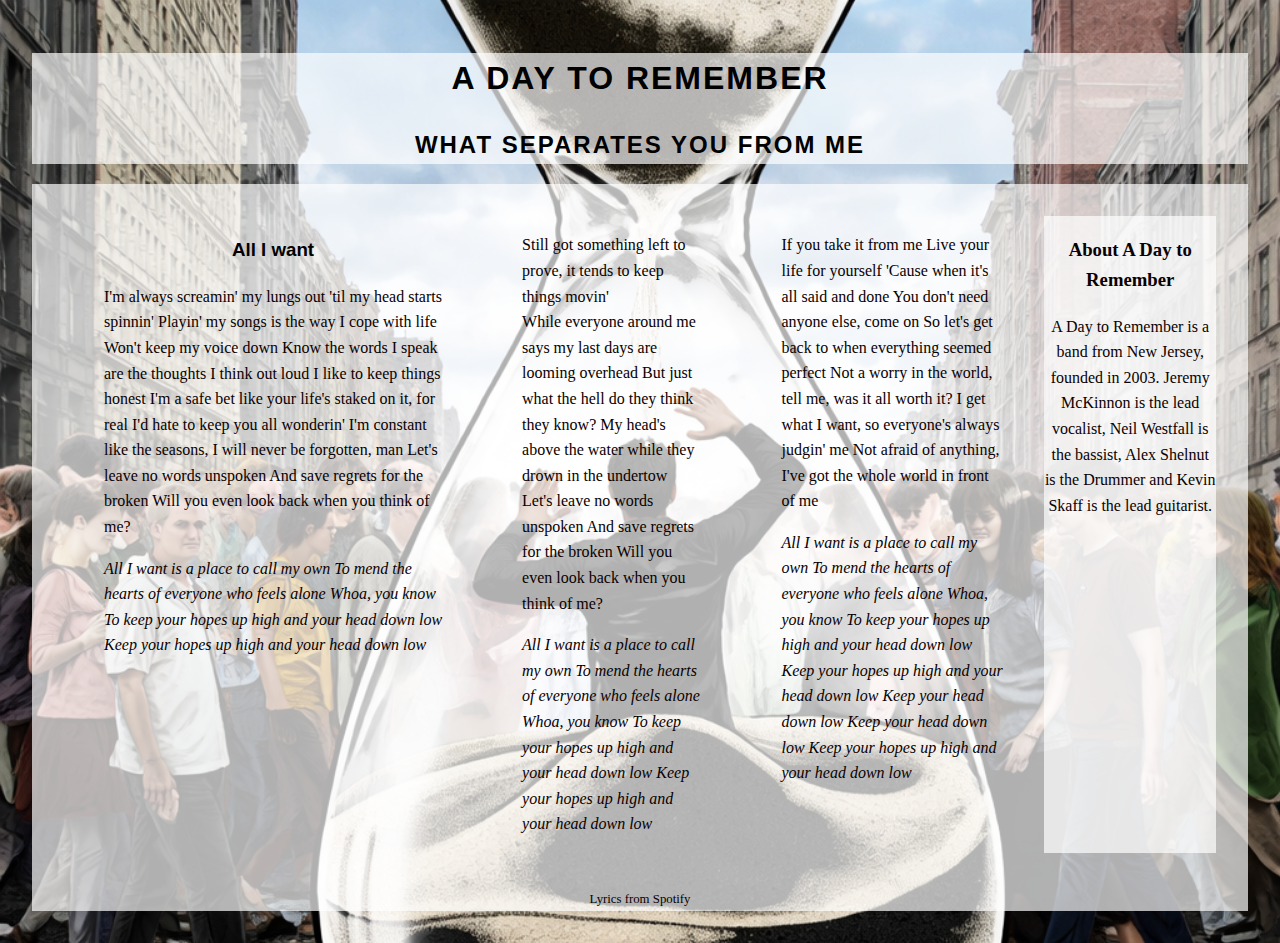
<file: Assignment-1/index.html>
<!DOCTYPE HTML>
<html lang="en">
    <head>
    <meta charset="UTF-8">
    <title>A Day to Remember Album Cover</title>
    <meta name="viewport" content="width=device-width, initial-scale=1">
    <link href="css/normalize.css" rel="stylesheet">
    <link href="css/styles.css" rel="stylesheet">
    </head>
    <body>
        <header>
            <h1>A Day to Remember</h1>
            <h2>What Separates You From Me</h2>
        </header>
    
    <main>
        <section>
            <h3>All I want</h3>
            <blockquote>
            <p>I'm always screamin' my lungs out 'til my head starts spinnin'
            Playin' my songs is the way I cope with life
            Won't keep my voice down
            Know the words I speak are the thoughts I think out loud
            I like to keep things honest
            I'm a safe bet like your life's staked on it, for real
            I'd hate to keep you all wonderin'
            I'm constant like the seasons, I will never be forgotten, man
            Let's leave no words unspoken
            And save regrets for the broken
            Will you even look back when you think of me?<br></p>
            <p><em> All I want is a place to call my own
            To mend the hearts of everyone who feels alone
            Whoa, you know
            To keep your hopes up high and your head down low
            Keep your hopes up high and your head down low
            </em></p>
            </blockquote>
        </section>
        <section>
            <blockquote>
           <p>Still got something left to prove, it tends to keep things movin'<br>
            While everyone around me says my last days are looming overhead
            But just what the hell do they think they know?
            My head's above the water while they drown in the undertow
            Let's leave no words unspoken
            And save regrets for the broken
            Will you even look back when you think of me?
            </p> 
            <p><em> All I want is a place to call my own
            To mend the hearts of everyone who feels alone
            Whoa, you know
            To keep your hopes up high and your head down low
            Keep your hopes up high and your head down low
        </em></p>
            </blockquote>
        </section>
        <section>
            <blockquote>
            <p>If you take it from me
            Live your life for yourself
            'Cause when it's all said and done
            You don't need anyone else, come on
            So let's get back to when everything seemed perfect
            Not a worry in the world, tell me, was it all worth it?
            I get what I want, so everyone's always judgin' me
            Not afraid of anything, I've got the whole world in front of me
            </p>
            <p><em> All I want is a place to call my own
            To mend the hearts of everyone who feels alone
            Whoa, you know
            To keep your hopes up high and your head down low
            Keep your hopes up high and your head down low
            Keep your head down low
            Keep your head down low
            Keep your hopes up high and your head down low
            </em></p>
            </blockquote>
        </section>
        <aside>
         <h3>About A Day to Remember</h3>
        <p>A Day to Remember is a band from New Jersey, founded in 2003. Jeremy McKinnon is the lead vocalist, Neil Westfall is the bassist, Alex Shelnut is the Drummer and Kevin Skaff is the lead guitarist.</p>
        </aside>
    </main>
    
    <footer>
     <small>Lyrics from <a href ="https://open.spotify.com/track/4JsDHMv5PVO8N07DbDq33r"></a> Spotify</a></small>
    </footer>
</body>
</html>
</file>
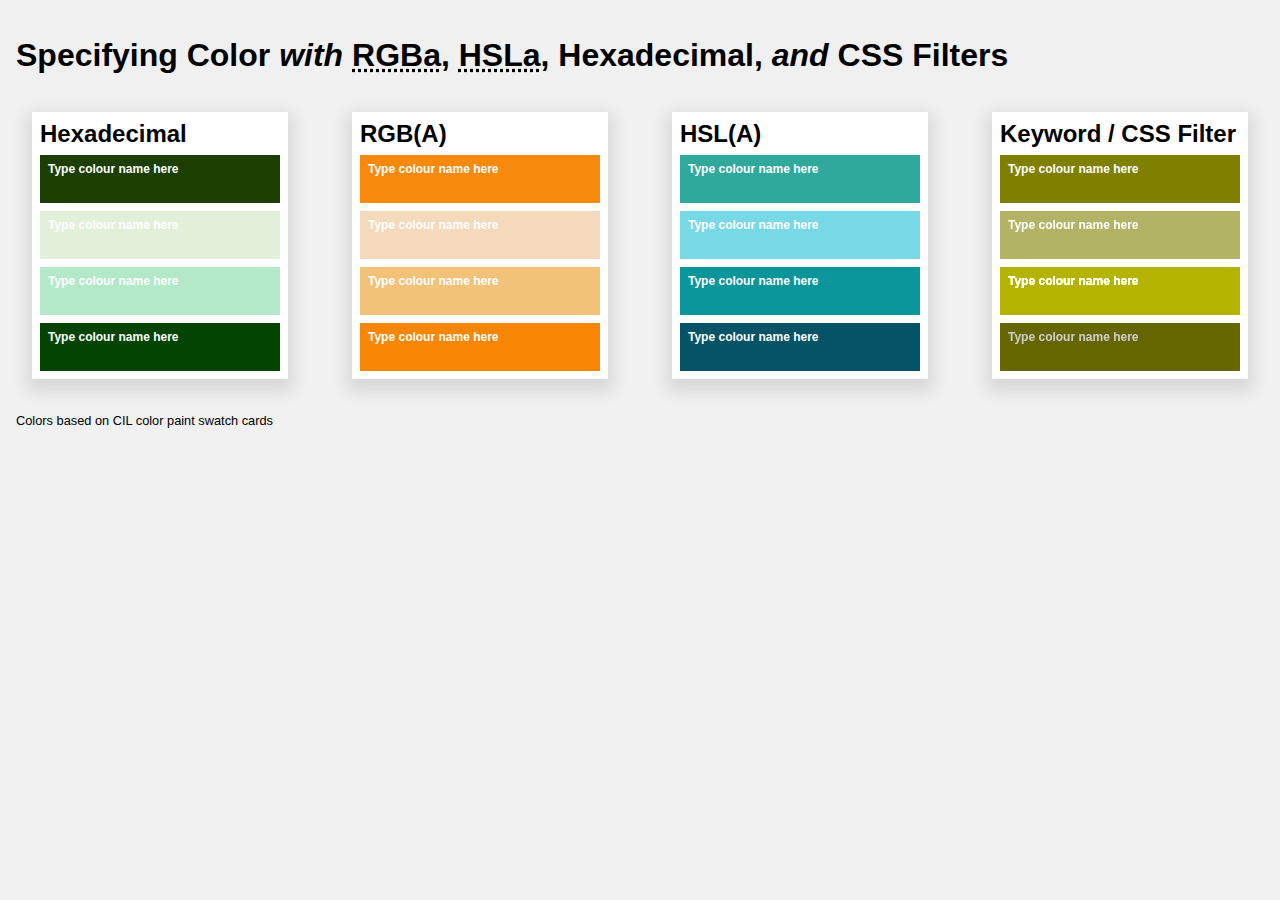
<file: lab-2/index.html>
<!DOCTYPE HTML>
<html>
<head>
	<meta charset="UTF-8">
	<title>Specifying Color with RGBa, HSLa, Hexadecimal, and CSS Filters</title>
	<link href="css/normalize.css" rel="stylesheet">
	<link href="css/base.css" rel="stylesheet">
	<style>
/* STEP 1: Using the color picker utility at
https://developer.mozilla.org/en-US/docs/Web/CSS/CSS_Colors/Color_picker_tool,
set each color in hexadecimal format
to match as closely as you can with the colors
on the FIRST paint swatch card provided.
-------------------------------------------------- */
	#hex div:nth-of-type(1) {
		background-color: #1c3e01;
	}
	#hex div:nth-of-type(2) {
		background-color: #dcedd0cf;
	}
	#hex div:nth-of-type(3) {
		background-color: #a6e4bfd9;
	}
	#hex div:nth-of-type(4) {
		background-color: #034403;
	}
/* STEP 2: Set each color in rgba format
to match as closely as you can with the colors
on the SECOND paint swatch card provided.
-------------------------------------------------- */
	#rgba div:nth-of-type(1) {
		background-color: rgb(247, 137, 12);
	}
	/* ...and so on... */
	#rgba div:nth-of-type(2){
		background-color: rgb(244, 217, 186);

	}

	#rgba div:nth-of-type(3){
	background-color: rgb(243, 194, 121);

	}

	#rgba div:nth-of-type(4){
	background-color: rgb(247, 134, 4);

	}

/* STEP 3: Set each color in hsla format
to match as closely as you can with the colors
on the THIRD paint swatch card provided.
-------------------------------------------------- */
	#hsla div:nth-of-type(1) {
		background-color: hsla(173, 74%, 36%, 0.901);
	}
		#hsla div:nth-of-type(2) {
		background-color: hsl(188, 69%, 69%);
	}
		#hsla div:nth-of-type(3) {
		background-color: hsl(182, 89%, 32%);
	}
		#hsla div:nth-of-type(4) {
		background-color: hsl(192, 91%, 21%);
	}
	
	/* ...and so on... */

	/* STEP 4: Set each color using a CSS color keywords
(https://developer.mozilla.org/en-US/docs/Web/CSS/color_value)
that matches each color as closely as possible, then
apply one or more CSS filters to see if you can
produce an exact rendition of the swatch colors on the FOURTH card provided.
(https://developer.mozilla.org/en-US/docs/Web/CSS/filter).
-------------------------------------------------- */
	#keyword div:nth-of-type(1) {
		background-color: olive;
	}
	#keyword div:nth-of-type(2) {
		background-color: olive;
		/* filter:brightness(160%); */
		filter:opacity(0.6)
	}
	#keyword div:nth-of-type(3) {
		background-color: olive;
		filter:brightness(140%);
	}
	#keyword div:nth-of-type(4) {
		background-color: olive;
		filter:brightness(80%);
	}
	/* ...and so on... */

	/* STEP 5: Describe one or more things that you can do to ensure that the colour rendering on your screen is exactly the same (or as close as possible) to the colours on your paint chip cards. If possible, attempt to do one or more of these things and describe what you did and what you found out. Maybe a screenshot, too if it might help. */

	/*We did alot of comparing with the swatch to the screen, we both double checked the colors that we chose and we used the box in vscode to find the colors that we were looking for. Opacity and brightness really helped on our filter.*/
</style>
</head>

<body>
	<header>
		<h1>Specifying Color <em>with</em> <abbr title="Red, Green, Blue, Alpha">RGBa</abbr>, <abbr title="Hue, Saturation, Luminousity, Alpha">HSLa</abbr>, Hexadecimal, <em>and</em> CSS Filters</h1>
	</header>
	<main>
		<section id="hex">
			<h2>Hexadecimal</h2>
			<div>
				<h3>Type colour name here</h3>
			</div>
			<div>
				<h3>Type colour name here</h3>
			</div>
			<div>
				<h3>Type colour name here</h3>
			</div>
			<div>
				<h3>Type colour name here</h3>
			</div>
		</section>
		<section id="rgba">
			<h2>RGB(A)</h2>
			<div>
				<h3>Type colour name here</h3>
			</div>
			<div>
				<h3>Type colour name here</h3>
			</div>
			<div>
				<h3>Type colour name here</h3>
			</div>
			<div>
				<h3>Type colour name here</h3>
			</div>
		</section>
		<section id="hsla">
			<h2>HSL(A)</h2>
			<div>
				<h3>Type colour name here</h3>
			</div>
			<div>
				<h3>Type colour name here</h3>
			</div>
			<div>
				<h3>Type colour name here</h3>
			</div>
			<div>
				<h3>Type colour name here</h3>
			</div>
		</section>
		<section id="keyword">
			<h2>Keyword / CSS Filter</h2>
			<div>
				<h3>Type colour name here</h3>
			</div>
			<div>
				<h3>Type colour name here</h3>
			</div>
			<div>
				<h3>Type colour name here</h3>
			</div>
			<div>
				<h3>Type colour name here</h3>
			</div>
		</section>
	</main>
	<footer>
		<p><small>Colors based on CIL color paint swatch cards</small></p>
	</footer>
</body>
</html>
</file>
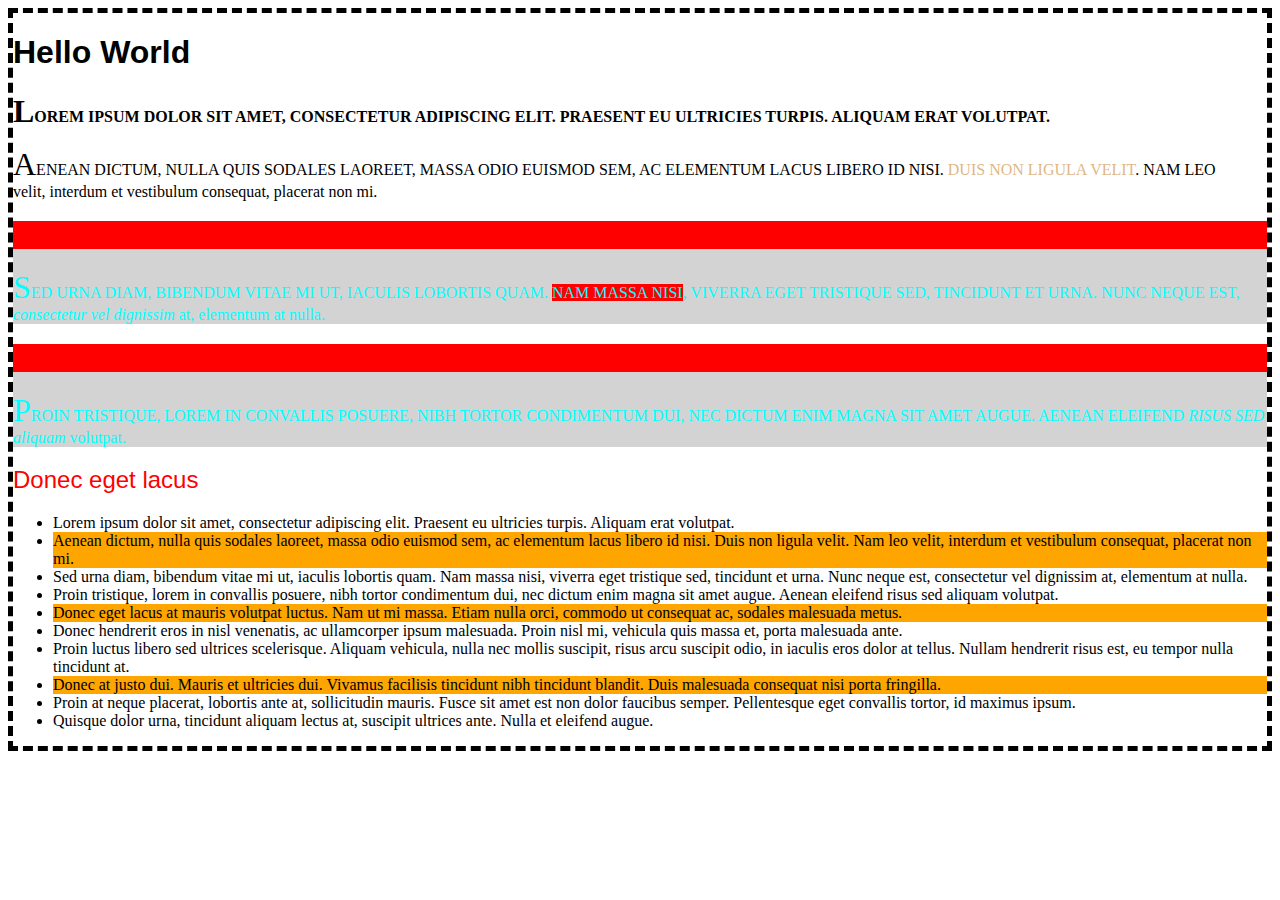
<file: lesson-1/index.html>
<!DOCTYPE html>
<html lang="en">
<head>
	<meta charset="UTF-8" />
	<title>Lesson 1 - COMP1054 User Interface Design Using CSS</title>
	<link rel="stylesheet" href="css/styles.css" />
</head>
<body>

<article class="about">
	<h1>Hello World</h1> 

	<p>Lorem ipsum dolor sit amet, consectetur adipiscing elit. Praesent eu ultricies turpis. Aliquam erat volutpat.</p>
	<p>Aenean dictum, nulla quis sodales laoreet, massa odio euismod sem, ac elementum lacus libero id nisi. <a href="https://lipsum.com/" rel="external">Duis non ligula velit</a>. Nam leo velit, interdum et vestibulum consequat, placerat non mi.</p>
 
	<section class="project">
		<h2 lang="es">Sed urna diam</h2>
		<p>Sed urna diam, bibendum vitae mi ut, iaculis lobortis quam. <span lang="es">Nam massa nisi</span>, viverra eget tristique sed, tincidunt et urna. Nunc neque est, <em>consectetur vel dignissim</em> at, elementum at nulla.</p>
	</section>

	<section class="project">
		<h2 lang="es">Proin tristique</h2>
		<p>Proin tristique, lorem in convallis posuere, nibh tortor condimentum dui, nec dictum enim magna sit amet augue. Aenean eleifend <em>risus sed aliquam</em> volutpat.</p>
	</section>
    <aside>
        <h2>Donec eget lacus</h2>
        <ul>
            <li>Lorem ipsum dolor sit amet, consectetur adipiscing elit. Praesent eu ultricies turpis. Aliquam erat volutpat.</li>
            <li>Aenean dictum, nulla quis sodales laoreet, massa odio euismod sem, ac elementum lacus libero id nisi. Duis non ligula velit. Nam leo velit, interdum et vestibulum consequat, placerat non mi.</li>
            <li>Sed urna diam, bibendum vitae mi ut, iaculis lobortis quam. Nam massa nisi, viverra eget tristique sed, tincidunt et urna. Nunc neque est, consectetur vel dignissim at, elementum at nulla.</li>
            <li>Proin tristique, lorem in convallis posuere, nibh tortor condimentum dui, nec dictum enim magna sit amet augue. Aenean eleifend risus sed aliquam volutpat.</li>
            <li>Donec eget lacus at mauris volutpat luctus. Nam ut mi massa. Etiam nulla orci, commodo ut consequat ac, sodales malesuada metus.</li>
            <li>Donec hendrerit eros in nisl venenatis, ac ullamcorper ipsum malesuada. Proin nisl mi, vehicula quis massa et, porta malesuada ante.</li>
            <li>Proin luctus libero sed ultrices scelerisque. Aliquam vehicula, nulla nec mollis suscipit, risus arcu suscipit odio, in iaculis eros dolor at tellus. Nullam hendrerit risus est, eu tempor nulla tincidunt at.</li>
            <li>Donec at justo dui. Mauris et ultricies dui. Vivamus facilisis tincidunt nibh tincidunt blandit. Duis malesuada consequat nisi porta fringilla.</li>
            <li>Proin at neque placerat, lobortis ante at, sollicitudin mauris. Fusce sit amet est non dolor faucibus semper. Pellentesque eget convallis tortor, id maximus ipsum.</li>
            <li>Quisque dolor urna, tincidunt aliquam lectus at, suscipit ultrices ante. Nulla et eleifend augue.</li>
        </ul>
    </aside>
</article>

</body>
</html>
</file>
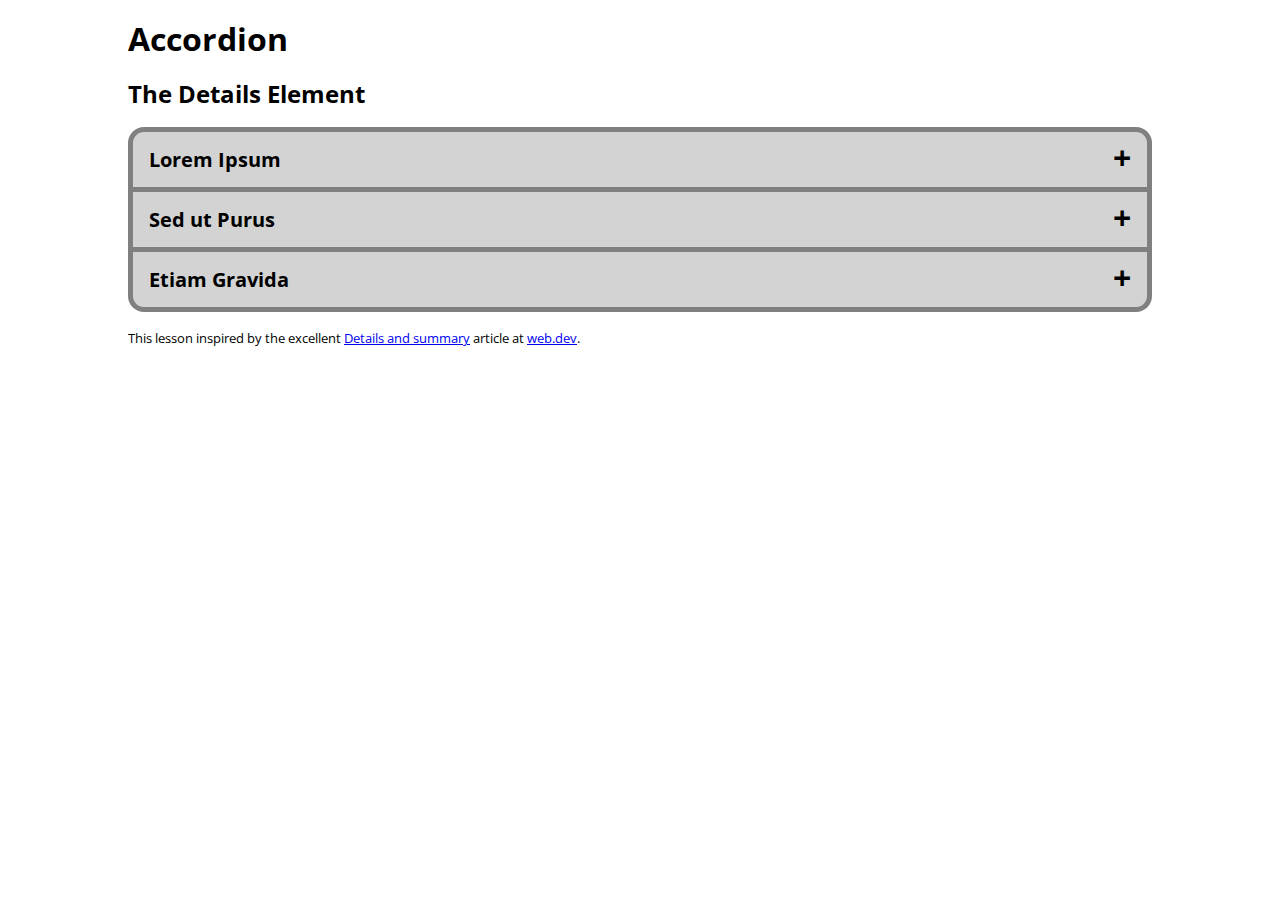
<file: lesson-10/index.html>
<!DOCTYPE html>
<html lang="en">
	<head>
		<meta charset="utf-8" />
		<title>Accordion | COMP1054 User Interface Design Using CSS</title>
		<meta name="viewport" content="width=device-width, initial-scale=1.0" />
		<link href="css/normalize.css" rel="stylesheet" />
		<link href="css/accordion.css" rel="stylesheet" />
		<!-- <script src="js/accordion2.js" defer></script> -->
	</head>
	<body>
		<div id="container">
			<header>
				<h1>Accordion</h1>
			</header>
			<main>
				<h2>The Details Element</h2>
				<!-- STEP 1: Surround each H3 and DIV pair with DETAILS tags -->
				<details name ="accordion">
					<summary>Lorem Ipsum</summary>
					<div>
						<p>Lorem ipsum dolor sit amet, consectetur adipiscing elit. Curabitur et eleifend risus. Praesent eu orci sed sapien maximus scelerisque at quis justo.</p>
						<p>Fusce lacus lacus, molestie et imperdiet vel, consequat at felis. Mauris eget tortor nec magna efficitur tempus. Phasellus lacus tortor, viverra ut interdum faucibus, consectetur imperdiet urna.</p>
						<p>Integer auctor sagittis lectus, sit amet sollicitudin diam iaculis ut. Integer orci mi, hendrerit ut dui at, maximus semper ante. Morbi ac tellus neque.</p>
					</div>
				</details>
				<!-- STEP 2: Replace each pair of H3 tags with SUMMARY tags, validate your HTML (https://validator.w3.org/), then proceed to the CSS for the next step -->
				<details name="accordion">
					<summary>Sed ut Purus</summary>
					<div>
						<p>Sed ut purus porta odio sollicitudin congue. Proin luctus molestie varius. Curabitur sed maximus elit. Ut viverra ante et urna bibendum consectetur.</p>
						<p>Quisque nisi risus, dignissim in placerat id, gravida in elit. Proin et mollis libero, quis finibus tortor. Nullam condimentum posuere venenatis. Nam ex risus, maximus ut imperdiet ultrices, ornare id velit.</p>
					</div>
				</details>
				<details name ="accordion">
					<summary>Etiam Gravida</summary>
					<div>
						<p>Etiam gravida sit amet odio nec accumsan. Suspendisse imperdiet ac quam in cursus. Pellentesque ut nunc quis velit pharetra aliquet. Donec sodales eget libero id efficitur. Donec ex dui, dapibus a dui sit amet, fermentum dignissim risus.</p>
						<p>Nullam viverra a ante at fringilla. Vestibulum ut ante id augue ultricies mattis. Mauris vitae urna aliquam, laoreet nibh eu, aliquam dolor.</p>
						<p>Curabitur felis ipsum, finibus a gravida at, aliquet non arcu. Nam efficitur ullamcorper quam a tincidunt. Cras ut mi ut nulla commodo lacinia eu eu velit.</p>
					</div>
				</details>
			</main>
			<footer>
				<p><small>This lesson inspired by the excellent <a href="https://web.dev/learn/html/details" title="Details and summary">Details and summary</a> article at <a href="https://web.dev/" title="web.dev">web.dev</a>.</small></p>
			</footer>
		</div><!-- end #container -->
	</body>
</html>
</file>
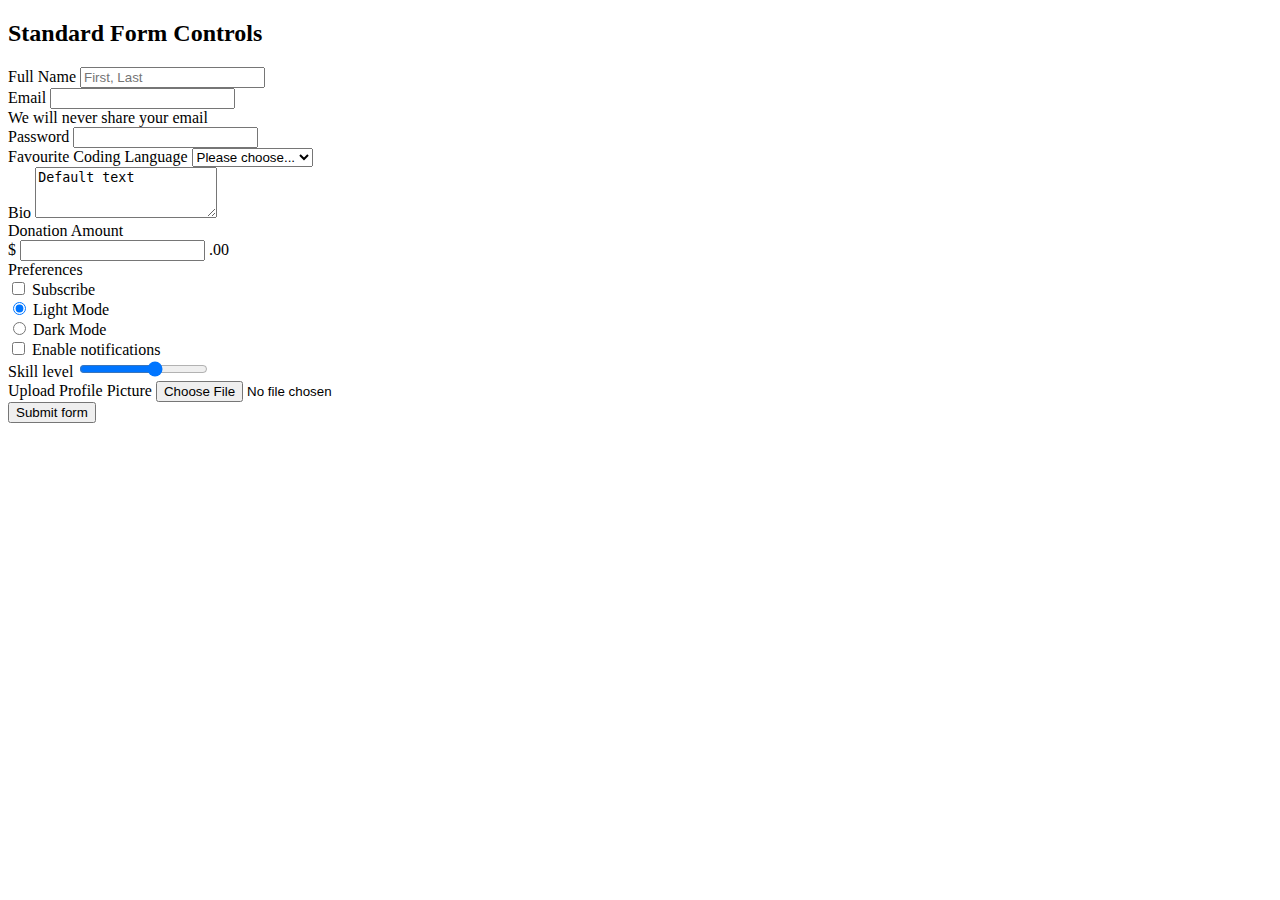
<file: lesson-11/index.html>
<!DOCTYPE html>
<html lang="en">
<head>
    <meta charset="UTF-8" />
    <meta name="viewport" content="width=device-width, initial-scale=1.0" />
    <title>Lesson 11 | Bootstrap Form Controls</title>
    <!-- STEP 1: Attach the Boostrap CSS via CDN -->
    <link href="https://cdn.jsdelivr.net/npm/bootstrap@5.3.8/dist/css/bootstrap.min.css" rel="stylesheet" integrity="sha384-sRIl4kxILFvY47J16cr9ZwB07vP4J8+LH7qKQnuqkuIAvNWLzeN8tE5YBujZqJLB" crossorigin="anonymous">
    
</head>
<!-- STEP 3: Style the BODY background -->
<body class="bg-light">
<!-- STEP 4: Add a page layout container with top and bottom margins -->
<div class="container m-5">
    <!-- STEP 5: Let's use the Bootstrap Grid Layout system - add a row -->
    <div class="row justify-content-center">
        <!-- STEP 6: Now add a column, full width for small screens, a bit narrowor for medium and bigger - plus some other visual refinements -->
        <div class="col-sm-12 col-md-8 bg-white shadow-sm rounded p-4">
            <!-- STEP 7: Add an H2, with a bigger bottom margin class -->
            <h2 class="mb-3">Standard Form Controls</h2>
            <form action="" method="" id="">
                <!-- STEP 8: Construct a text INPUT for full name with appropriate classes -->
                 <div class="mb-2">
                    <label for="fullName" class="form-label">Full Name</label>
                    <input type="text" id="fullName" name="fullName" placeholder="First, Last" class="form-control"/>
                </div>
                <!-- STEP 9: Build out a new row containing 2 columns -->
                <div class="row mb-3">
                    <!-- STEP 10: Build an Input for email with LABEL (and a note) -->
                    <div class="col-sm-12 col-md-6">
                        <label for="email" class="form-label"> Email</label>
                        <input type="email" class="form-control" id="email" name="email"/>
                        <div class="form-text"> We will never share your email</div>
                    </div>
                    <!-- STEP 11: Build an INPUT for password with LABEL -->
                    <div class="col-sm-12 col-md-6">
                        <label for="password" class="form-label">Password</label>
                        <input type="password" class="form-control" id="password" name="password"/>
                    </div>
                </div>
                <!-- STEP 12: Create a SELECT element with LABEL -->
                <div class="mb-3">
                    <label for="select" class="form-label">Favourite Coding Language</label>
                    <select id="select" class="form-select" form-select-sm>
                        <option selected disabled>Please choose...</option>
                        <option value="1">JavaScript</option>
                        <option value="2">Python</option>
                        <option value="3">Pascal</option>
                    </select> 
                </div>
                <!-- STEP 13: Create a TEXTAREA element with LABEL -->
                <div class="mb-3">
                    <label for="bio" class="form-label">Bio</label>
                    <textarea id="bio" class="form-control" rows="3">Default text</textarea>
                </div>
                <!-- STEP 14: Build out an INPUT with add-ons for donation amount -->
                <label for="donation" class="form-label">Donation Amount</label>
                <div class="input-group mb-3">
                    <span class="input-group-text">$</span>
                    <input type="number" class="form-control" id="donation" name="donation"/>
                    <span class="input-group-text">.00</span>
                </div>
                <!-- STEP 15: Insert a DIV for a collection of input elements, with a LABEL -->
                <div class="mb-3">
                    <label class="form-label d-block">Preferences</label>
                    <!-- STEP 16: Build a checkbox -->
                    <div class="form-check">
                        <input class="form-check-input" type="checkbox" id="check1" name="subscribe" value="yes"/>
                        <label class="form-check-label" for="check1">Subscribe</label>
                    </div>
                    <!-- STEP 17a: Build a radio button -->
                    <div class="form-check">
                        <input class="form-check-input" type="radio" id="radio1" value="option1" name="mode" checked/>
                        <label class="form-check-label" for="radio1">Light Mode</label>
                    </div>
                    <!-- STEP 17b: Add another radio button -->
                    <div class="form-check">
                        <input class="form-check-input" type="radio" id="radio2" value="option2" name="mode"/>
                        <label class="form-check-label" for="radio2">Dark Mode</label>
                    </div>
                </div>
                <!-- STEP 18: Build a toggle switch button -->
                <div class="mb-3">
                    <div class="form-check form-switch">
                        <input class="form-check-input" type="checkbox" role="switch" id="switch" name="notify" value="true"/>
                        <label class="form-check-label" for="switch">Enable notifications</label>
                    </div>
                </div>
                <!-- STEP 19: Assemble a range slider -->
                <div class="mb-3">
                    <label for="range" class="form-label">Skill level</label>
                    <input type="range" class="form-control-range w-100" id="range" min="0" max="5"/>
                </div>
                <!-- STEP 20: Craft a file upload widget -->
                <div class="mb-4">
                    <label for="formFile" class="form-label">Upload Profile Picture</label>
                    <input class="form-control" type="file" id="formFile"/>
                </div>
                <!-- STEP 21: Complete the form with a submit BUTTON element -->
                <button type="submit" class="btn btn-primary">Submit form</button>
            </form>
        </div>
    </div>
</div>
<!-- STEP 2: Attach the Bootstrap JS libraries via CDN as well -->
<script src="https://cdn.jsdelivr.net/npm/bootstrap@5.3.8/dist/js/bootstrap.bundle.min.js" integrity="sha384-FKyoEForCGlyvwx9Hj09JcYn3nv7wiPVlz7YYwJrWVcXK/BmnVDxM+D2scQbITxI" crossorigin="anonymous"></script>
</body>
</html>
</file>
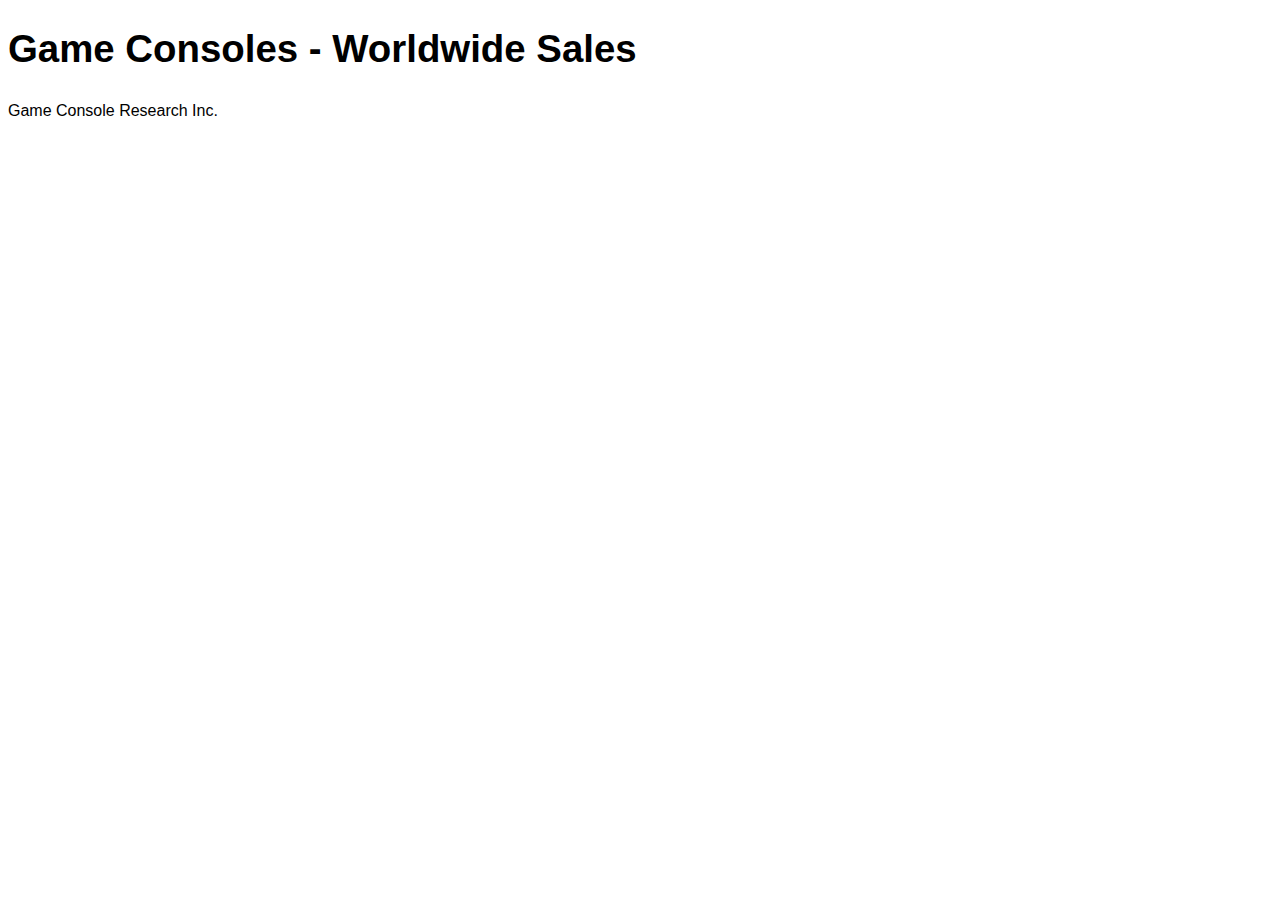
<file: lesson-12/index.html>
<!DOCTYPE html>
<html lang="en">
<head>
		<meta charset="UTF-8">
		<title>Game Consoles - Worldwide Sales</title>
		<meta name="viewport" content="width=device-width, initial-scale=1.0">
		<!-- We're not normalizing this HTML on purpose so that we can see some of the default table rendering - normalize addresses some of the table display issues -->
		<link href="css/tables.css" rel="stylesheet" />
		<!-- Thanks to Tristen Brown for the excellent (dependency-free) table sorting script -->
		<script src="js/tablesort/tablesort.min.js"></script>
		<link href="js/tablesort/css/tablesort.css" rel="stylesheet">
		<script src="js/tables.js"></script>
</head>

<body>
	<header>
		<h1>Game Consoles - Worldwide Sales</h1>
	</header>
	<main>
<!-- STEP 1a: Start with the basic TABLE element -->

<!-- STEP 2: Build out a fitting CAPTION element -->

<!-- STEP 4: Build out column groups and columns if necessary -->

<!-- STEP 5a: Group the table heading rows with a THEAD -->

<!-- STEP 1b: Build out the appropriate number of rows with TR -->

<!-- STEP 1c: For each piece of table data, build a TD -->

<!-- STEP 3a: Where appropriate, replace any TD elements with table headings (TH) -->

<!-- STEP 3b: Associate TH with data rows and/or columns -->

<!-- STEP 5b: Move the table footer row(s) up to just below the THEAD and surround with a TFOOT -->

<!-- STEP 5c: Encapsulate the remainder of the table data rows with the TBODY tags -->

<!-- STEP 5d: Look at the rendering in the browser, then head to css/tables.css for the next step -->
	</main>
	<footer>
		<small>Game Console Research Inc.</small>
	</footer>
</body>
</html>
</file>
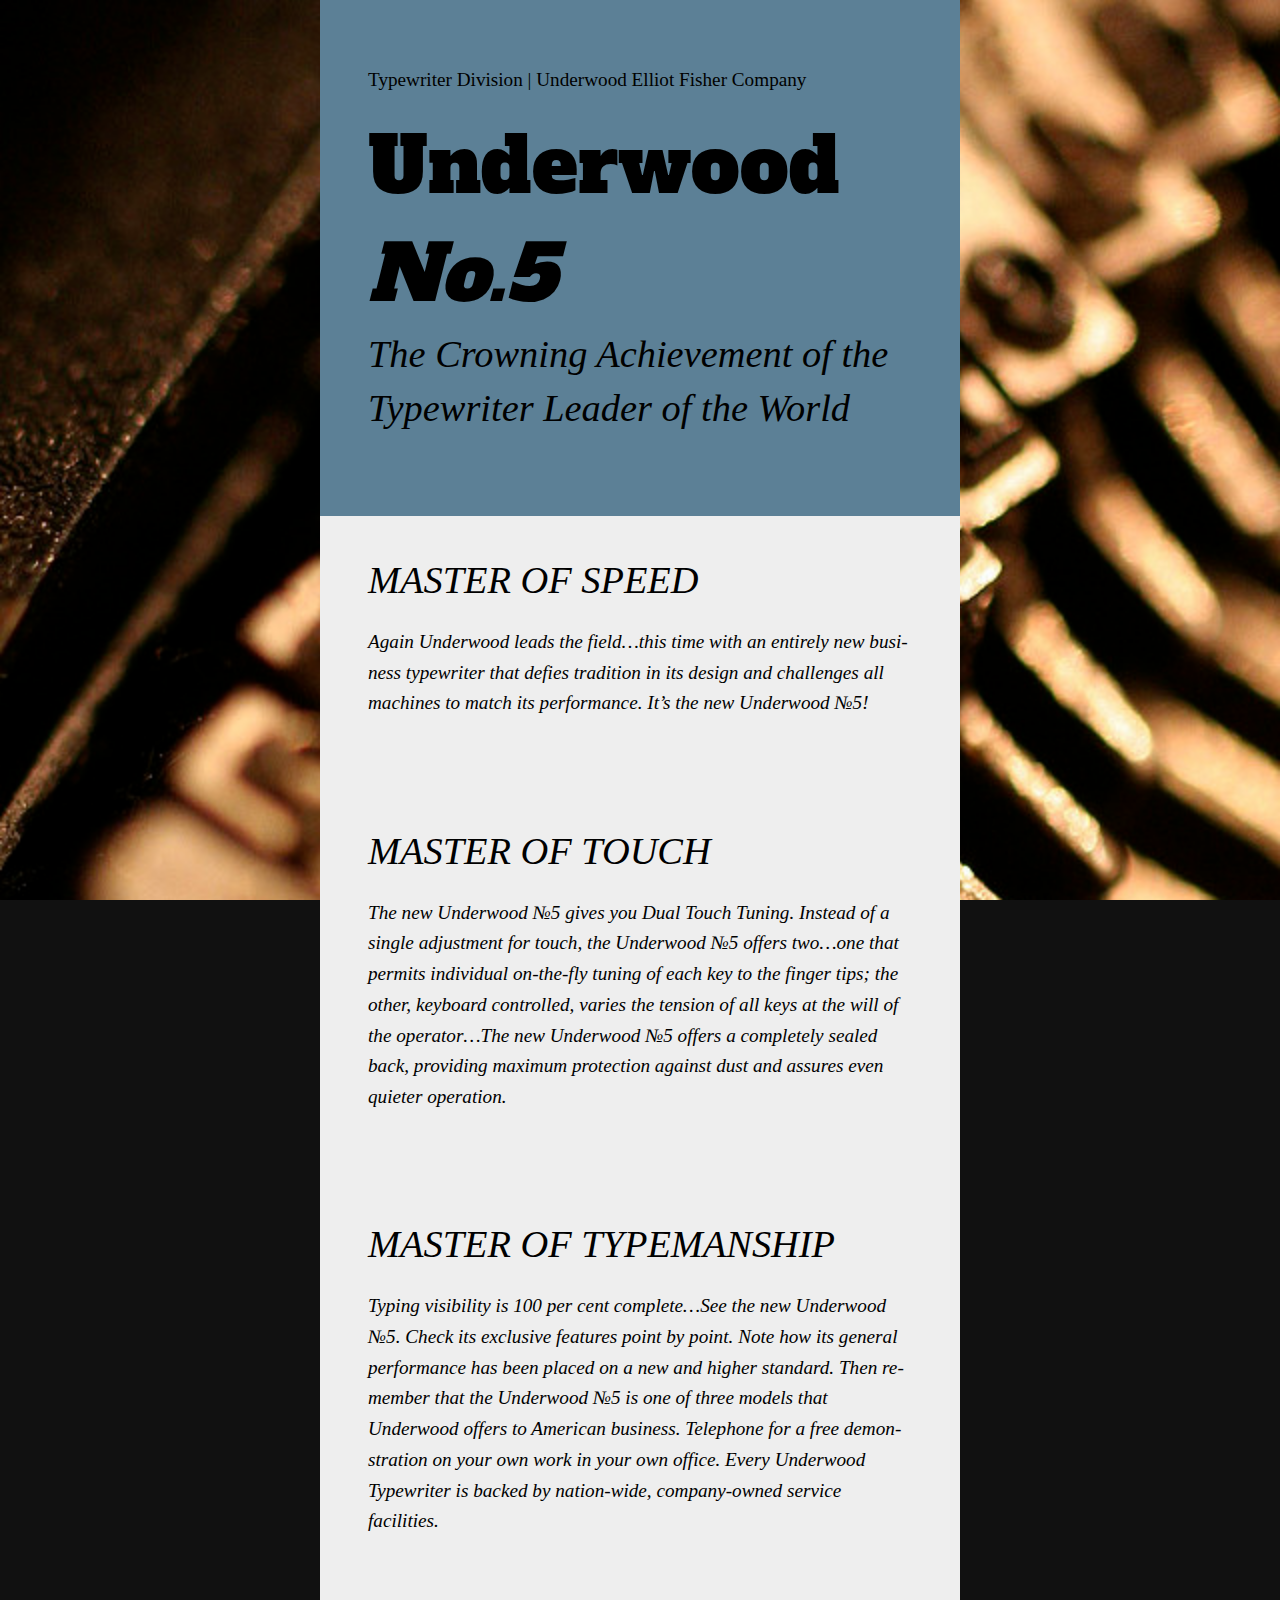
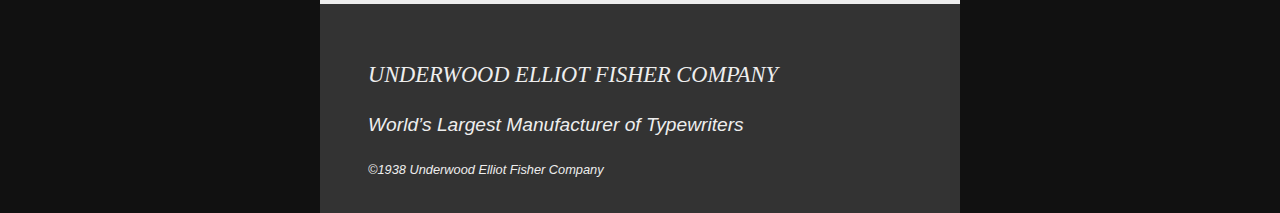
<file: lesson-2/index.html>
<!DOCTYPE html>
<html lang="en">
<head>
	<meta charset="utf-8" />
	<title>Underwood №5</title>
	<!-- STEP 1a: Add META viewport element for mobile rendering -->
	<meta name="viewport" content="width=device-width, initial-scale=1.0" />
	<!-- STEP 1b. Apply a normalize CSS stylesheet -->
	<link rel="preconnect" href="https://fonts.googleapis.com">
	<link rel="preconnect" href="https://fonts.gstatic.com" crossorigin>
	<link href="https://fonts.googleapis.com/css2?family=Alfa+Slab+One&display=swap" rel="stylesheet">
	<link rel="stylesheet" href="css/normalize.css" />
	<link rel="stylesheet" href="css/main.css" />
</head>

<body>
	<header>
		<p>Typewriter Division | Underwood Elliot Fisher Company</p>
		<h1>Underwood <em>No.5</h1>
		<h2>The Crowning Achievement of the Typewriter Leader of the World</h2>
	</header>
	<main>
		<section>
			<h3>Master of Speed</h3>
			<p>Again Underwood leads the field…this time with an entirely new business typewriter that defies tradition in its design and challenges all machines to match its performance. It’s the new Underwood №5!</p>
		</section>
		<section>
			<h3>Master of Touch</h3>
			<p>The new Underwood №5 gives you Dual Touch Tuning. Instead of a single adjustment for touch, the Underwood №5 offers two…one that permits individual on-the-fly tuning of each key to the finger tips; the other, keyboard controlled, varies the tension of all keys at the will of the operator…The new Underwood №5 offers a completely sealed back, providing maximum protection against dust and assures even quieter operation.</p>
		</section>
		<section>
			<h3>Master of Typemanship</h3>
			<p>Typing visibility is 100 per cent complete…See the new Underwood №5. Check its exclusive features point by point. Note how its general performance has been placed on a new and higher standard. Then remember that the Underwood №5 is one of three models that Underwood offers to American business. Telephone for a free demonstration on your own work in your own office. Every Underwood Typewriter is backed by nation-wide, company-owned service facilities.</p>
		</section>
	</main>
	<footer>
		<h3>Underwood Elliot Fisher Company</h3>
		<p>World’s Largest Manufacturer of Typewriters</p>
		<small>©1938 Underwood Elliot Fisher Company</small>
	</footer>
</body>
</html>
</file>
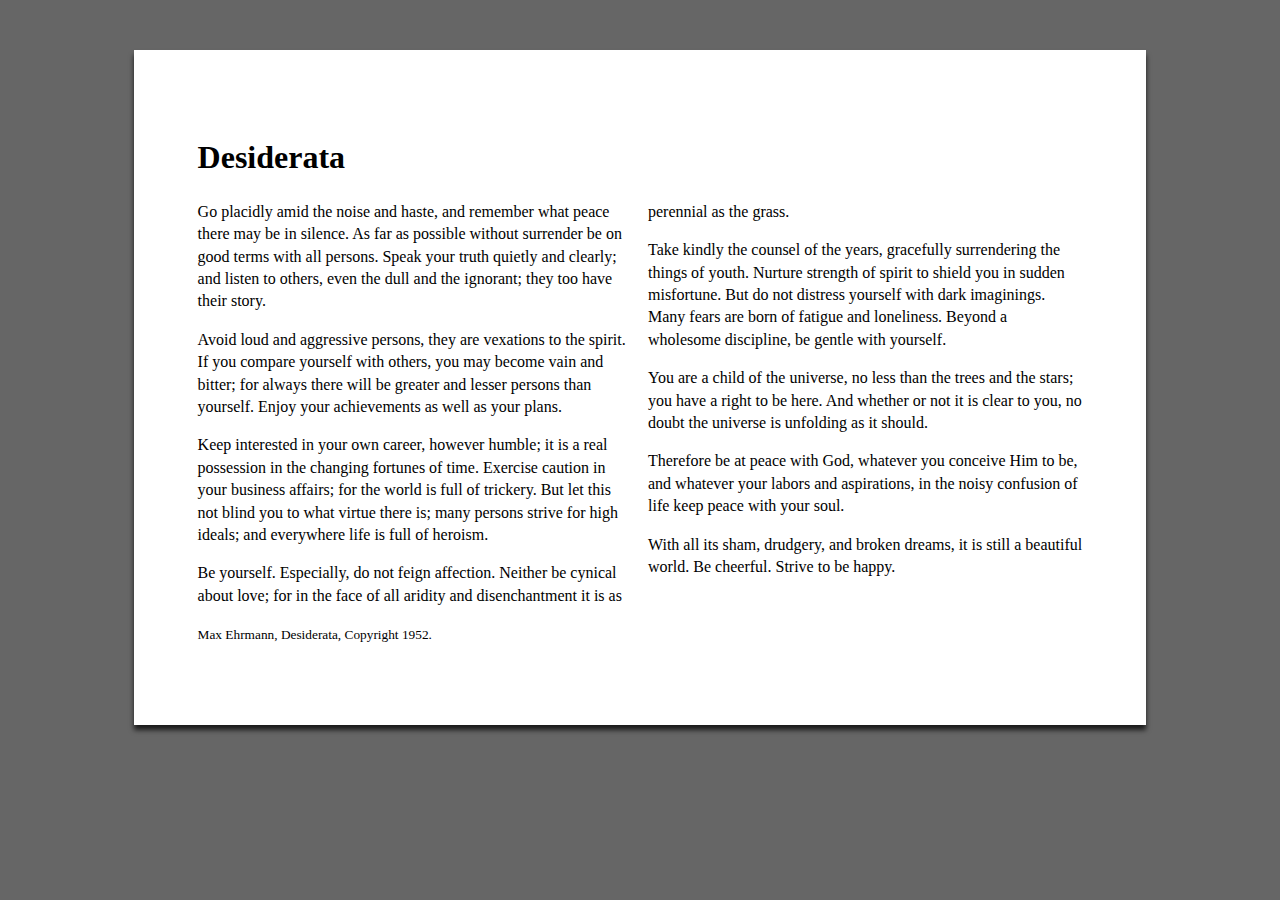
<file: lesson-3/index.html>
<!DOCTYPE html>
<html lang="en">
	<head>
		<meta charset="UTF-8" />
		<title>Desiderata - Max Ehrmann</head></title>
		<!-- STEP 1: Validate and repair HTML (http://validator.w3.org/) -->
		<!-- STEP 2: Address responsiveness with the meta viewport element -->
		 <meta name="viewport" content="width=device-width, initial-scale=1.0"> 
		<!-- STEP 3a: Apply Eric Meyer's CSS Reset (http://meyerweb.com/eric/tools/css/reset/) -->
		<!-- <link rel="stylesheet" href="css/reset.css"/> -->
		<!-- STEP 3b: Comment out STEP 2, then apply Nicolas Gallagher and Jonathan Neal's Normalize.CSS (http://necolas.github.io/normalize.css/) -->
		<!-- <link rel="stylesheet" href="css/normalize.css".css"> -->
		    <!-- <link href="https://cdn.jsdelivr.net/npm/bootstrap@5.3.8/dist/css/bootstrap.min.css" rel="stylesheet" integrity="sha384-sRIl4kxILFvY47J16cr9ZwB07vP4J8+LH7qKQnuqkuIAvNWLzeN8tE5YBujZqJLB" crossorigin="anonymous"> -->

		<!-- STEP 4a: Add the primary stylesheet -->
		<link rel="stylesheet" href="css/main.css">
		<!-- STEP 4b: Validate the CSS and repair (https://jigsaw.w3.org/css-validator/) -->


		<!-- STEP 5: Inspect the HTML and CSS using a variety of browser dev tools from different vendors -->
	</head>
	<body>
		<div id="page">
			<header>
				<h1>Desiderata</h1>
			</header>		
			<main>
				<p>Go placidly amid the noise and haste, and remember what peace there may be in silence. As far as possible without surrender be on good terms with all persons. Speak your truth quietly and clearly; and listen to others, even the dull and the ignorant; they too have their story.</p>
				<p>Avoid loud and aggressive persons, they are vexations to the spirit. If you compare yourself with others, you may become vain and bitter; for always there will be greater and lesser persons than yourself. Enjoy your achievements as well as your plans.</p>
				<p>Keep interested in your own career, however humble; it is a real possession in the changing fortunes of time. Exercise caution in your business affairs; for the world is full of trickery. But let this not blind you to what virtue there is; many persons strive for high ideals; and everywhere life is full of heroism.</p>
				<p>Be yourself. Especially, do not feign affection. Neither be cynical about love; for in the face of all aridity and disenchantment it is as perennial as the grass.</p>
				<p>Take kindly the counsel of the years, gracefully surrendering the things of youth. Nurture strength of spirit to shield you in sudden misfortune. But do not distress yourself with dark imaginings. Many fears are born of fatigue and loneliness. Beyond a wholesome discipline, be gentle with yourself.</p>
				<p>You are a child of the universe, no less than the trees and the stars; you have a right to be here. And whether or not it is clear to you, no doubt the universe is unfolding as it should.</p>
				<p>Therefore be at peace with God, whatever you conceive Him to be, and whatever your labors and aspirations, in the noisy confusion of life keep peace with your soul.</p>
				<p>With all its sham, drudgery, and broken dreams, it is still a beautiful world. Be cheerful. Strive to be happy.</p>
			</main>
				
			<footer>
				<p><small>Max Ehrmann, Desiderata, Copyright 1952.</small></p>
			</footer>
		</div><!-- #page -->
	</body>
</html>
</file>
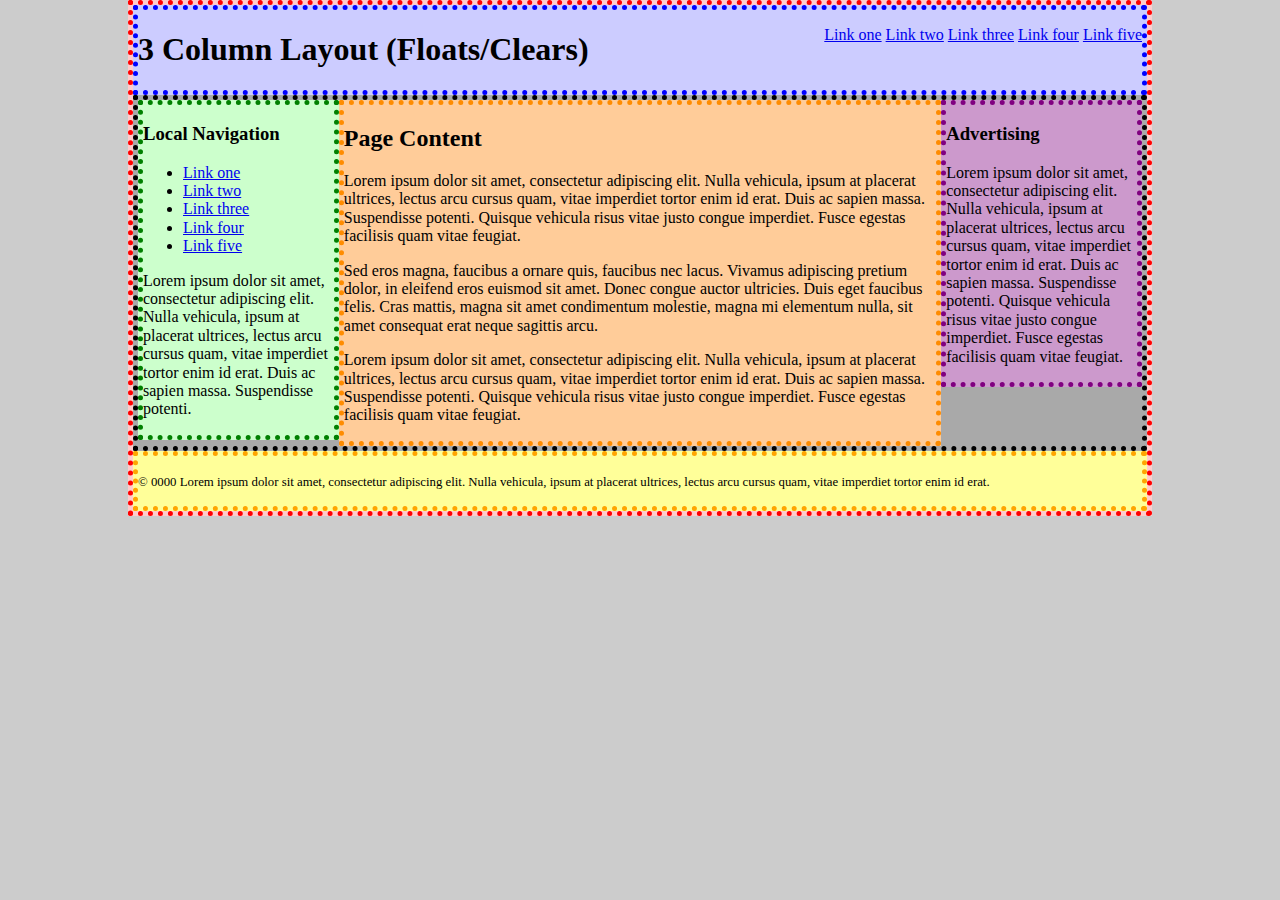
<file: lesson-4/index.html>
<!DOCTYPE html>
<html lang="en">
<head>
	<meta charset="utf-8" />
	<title>3 Column Layout - Floats/Clears</title>
	<meta name="viewport" content="device=device-width, initial-scale=1" />
	<!-- STEP 1a: Add normalize.css, then head to css/index.css for STEP 1b -->
	<link href="css/normalize.css" rel="stylesheet" />
	<link href="css/index.css" rel="stylesheet" />
</head>

<body>
	<div id="container">
		<header>
			<h1>3 Column Layout (Floats/Clears)</h1>
			<nav>
				<ul>
					<li><a href="#">Link one</a></li>
					<li><a href="#">Link two</a></li>
					<li><a href="#">Link three</a></li>
					<li><a href="#">Link four</a></li>
					<li><a href="#">Link five</a></li>
				</ul>
			</nav>
		</header>
		<main>
			<nav>
				<h3>Local Navigation</h3>
				<ul>
					<li><a href="#">Link one</a></li>
					<li><a href="#">Link two</a></li>
					<li><a href="#">Link three</a></li>
					<li><a href="#">Link four</a></li>
					<li><a href="#">Link five</a></li>
				</ul>
				<p>Lorem ipsum dolor sit amet, consectetur adipiscing elit. Nulla vehicula, ipsum at placerat ultrices, lectus arcu cursus quam, vitae imperdiet tortor enim id erat. Duis ac sapien massa. Suspendisse potenti.</p>
			</nav>
			<section>
				<h2>Page Content</h2>
				<p>Lorem ipsum dolor sit amet, consectetur adipiscing elit. Nulla vehicula, ipsum at placerat ultrices, lectus arcu cursus quam, vitae imperdiet tortor enim id erat. Duis ac sapien massa. Suspendisse potenti. Quisque vehicula risus vitae justo congue imperdiet. Fusce egestas facilisis quam vitae feugiat.</p>
				<p>Sed eros magna, faucibus a ornare quis, faucibus nec lacus. Vivamus adipiscing pretium dolor, in eleifend eros euismod sit amet. Donec congue auctor ultricies. Duis eget faucibus felis. Cras mattis, magna sit amet condimentum molestie, magna mi elementum nulla, sit amet consequat erat neque sagittis arcu.</p>
				<p>Lorem ipsum dolor sit amet, consectetur adipiscing elit. Nulla vehicula, ipsum at placerat ultrices, lectus arcu cursus quam, vitae imperdiet tortor enim id erat. Duis ac sapien massa. Suspendisse potenti. Quisque vehicula risus vitae justo congue imperdiet. Fusce egestas facilisis quam vitae feugiat.</p>
			</section>
			<aside>
				<h3>Advertising</h3>
				<p>Lorem ipsum dolor sit amet, consectetur adipiscing elit. Nulla vehicula, ipsum at placerat ultrices, lectus arcu cursus quam, vitae imperdiet tortor enim id erat. Duis ac sapien massa. Suspendisse potenti. Quisque vehicula risus vitae justo congue imperdiet. Fusce egestas facilisis quam vitae feugiat.</p>
			</aside>
		</main>
		<footer>
			<p><small>© 0000 Lorem ipsum dolor sit amet, consectetur adipiscing elit. Nulla vehicula, ipsum at placerat ultrices, lectus arcu cursus quam, vitae imperdiet tortor enim id erat.</small></p>
		</footer>
	</div><!-- #container -->
</body>
</html>
</file>
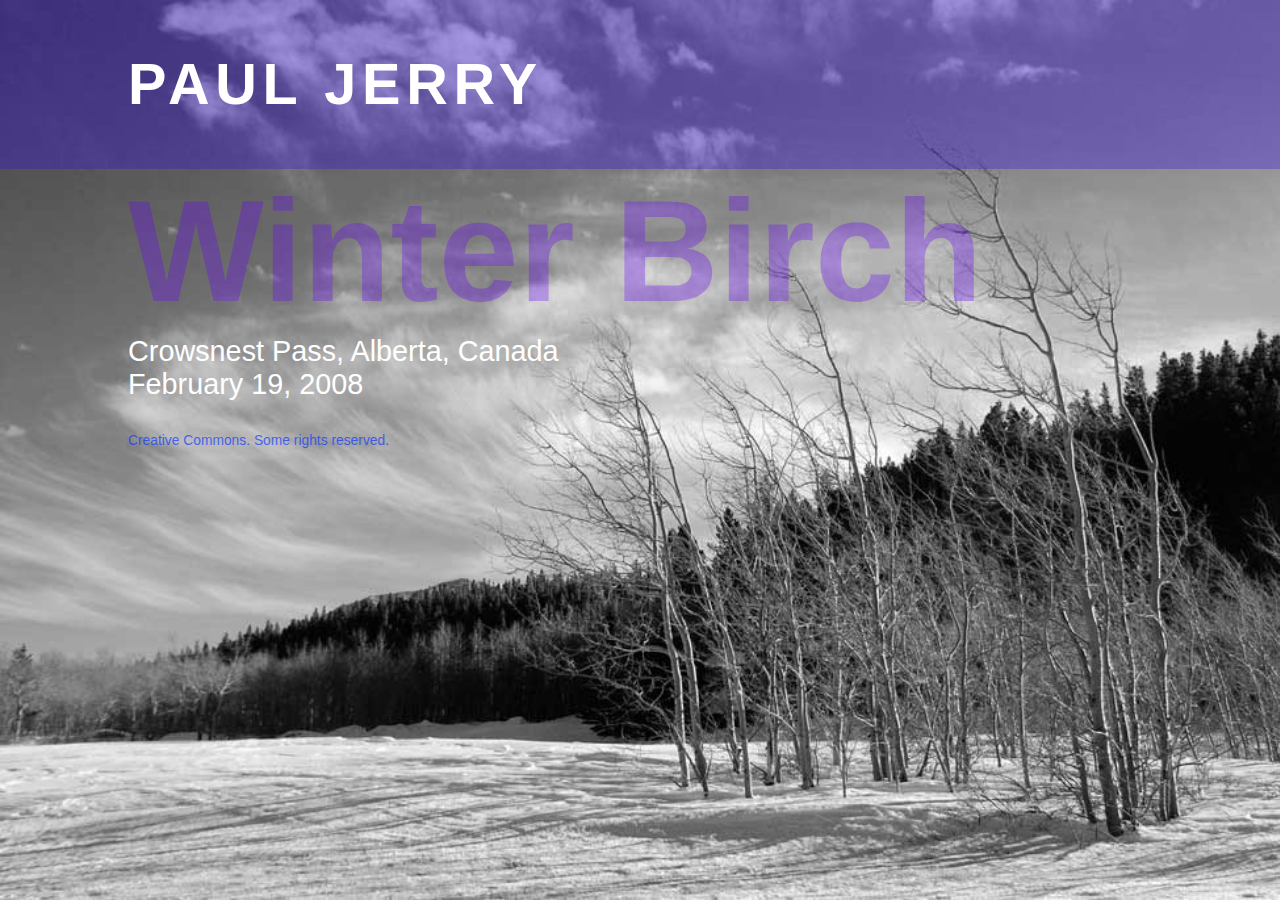
<file: lesson-5/index.html>
<!DOCTYPE html>
<html lang="en">
<head>
	<meta charset="utf-8" />
	<title>Winter Birch | Paul Jerry</title>
	<meta name="viewport" content="width=device-width, initial-scale=1" />
	<link href="css/normalize.css" rel="stylesheet" />
	<link href="css/colors.css" rel="stylesheet" />
</head>
<body>
	<header>
		<h1>Paul Jerry</h1>
	</header>
	<main>
		<h2>Winter Birch</h2>
		<p>Crowsnest Pass, Alberta, Canada <br><time datetime="2008-02-19">February 19, 2008</time></p>
	</main>
	<footer>
		<p><small>Creative Commons. Some rights reserved.</small></p>
	</footer>
</body>
</html>
</file>
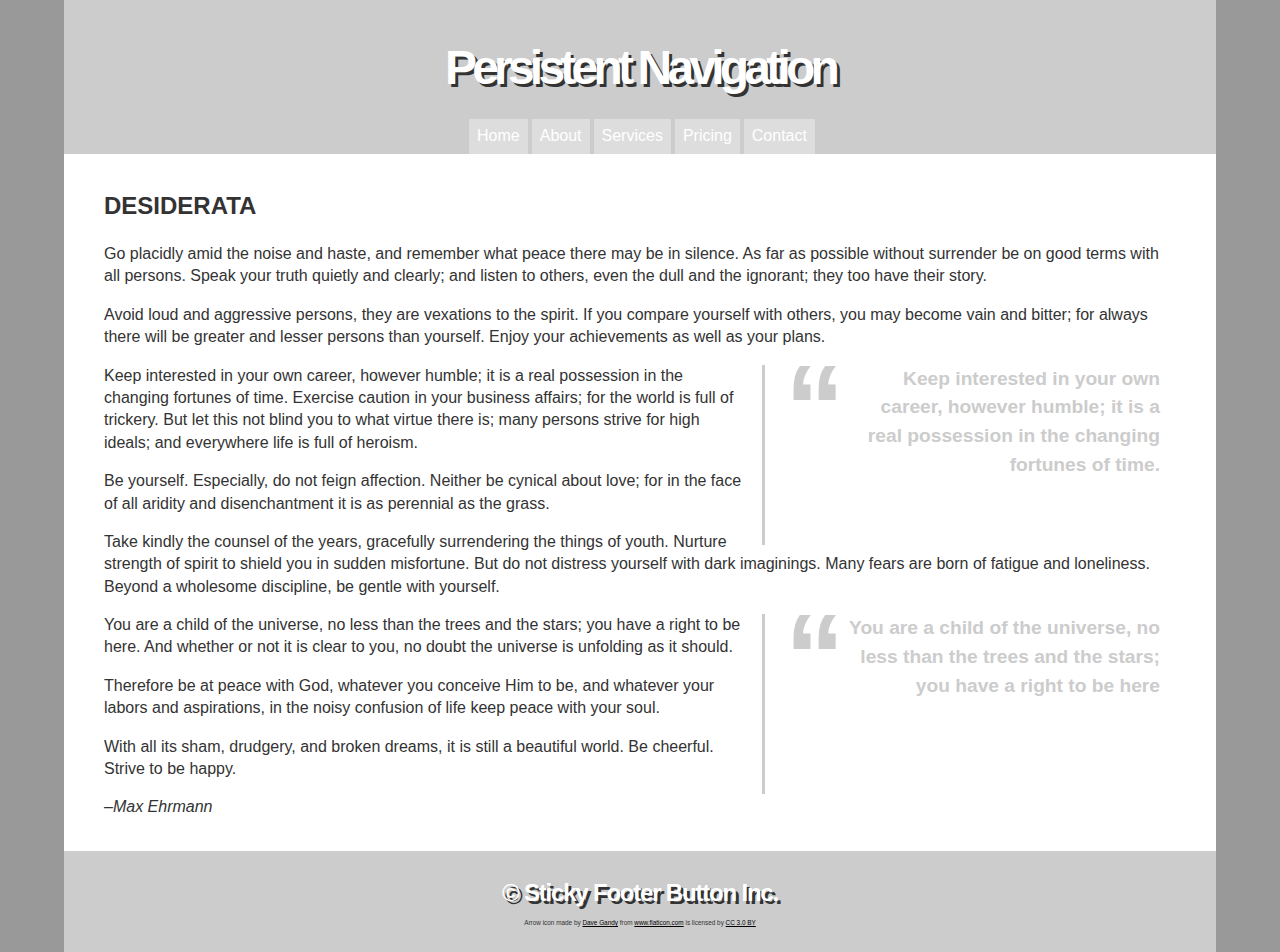
<file: lesson-9/index.html>
<!DOCTYPE html>
<html lang="en">
	<head>
		<meta charset="utf-8" />
		<title>Persistent Navigation</title>
		<meta name="viewport" content="width=device-width, initial-scale=1.0" />
		<link href="css/normalize.css" rel="stylesheet" />
		<!-- STEP 10: Extract all of the below CSS and put it into an external file, using the LINK element to attach it -->
		<!-- STEP 9b: Attach the custom JavaScript we built with a SCRIPT element - remember the 'defer' attribute -->
		<style>
			body{
				font-family: sans-serif;
				background: #999;
				min-width: 320px;
				color: #333;
			}
			#container {
				width: 90%;
				margin: 0 auto;
			}
			header {
				background: #ccc;
				padding-top: 1em;
			}
			header nav {
				overflow: hidden;
			}
			header nav ul {
				list-style-type: none;
				margin: 0;
				padding: 0;
				float: left;
				position: relative;
				left: 50%;
			}
			header nav ul li {
				float: left;
				position: relative;
				right: 50%;
				margin-left: 0.25em;
				background:#ddd;
			}
			header nav a {
				display: block;
				padding: 0.5em;
				color: #fff;
				text-decoration: none;
			}
			header nav a:hover {
				background: #fff;
				color: #000;
			}

			/* STEP 1a: Persistent navigation - manually add the class="floater" to the HEADER NAV and build out a fixed horizontal navigation bar */
			header nav.floater{
				position:fixed;
				top:0;
				left:0;
				width:100%;
				background-color: rgb(0 0 0 / 0.75);

			}
			header nav.floater li{
				background-color: transparent;
			}
			/* STEP 1b: Remove the class="floater" from the HTML */

			main {
				background: white;
				clear: both;
				line-height: 1.4;
				padding: 1em 0;
			}
			main p {
				margin-top: 0;
			}
			main blockquote {
			}

			header h1 {
				font-family: "Arial Black", Arial, sans-serif;
				font-size: 300%;
				margin: 0.5em;
				text-shadow: 3px 3px 0 #333;
				letter-spacing: -0.1em;
				text-align: center;
			}
			header h1 a {
				color: white;
				text-decoration: none;
			}
			blockquote h2 {
				text-transform: uppercase;
			}

			/* STEP 7a: Build out the styles for the pullquote, adding the class="pullquote2" to the SPAN element in the HTML to see how the styles look */
			.pullquote2{
				display:block;
				float: right;
				padding-left: 20px;
				margin: 0 1rem 0.5rem 1rem;
				width: 35%;
				font-size: 1.2rem;
				font-weight: bold;
				line-height: 1.5;
				text-align: right;
				color: #ccc;
				border-left: 3px solid #CCC;
			}
			/* STEP 7b: Add leading quotation marks and style them */
			.pullquote2::before{
				content:"\201C";
				display:block;
				font-size: 120px;
				float:left;
				position:relative;
				top:-3rem;
				color:#CCC;
			}
			/* STEP 7c: Remove the class"pullquote2" from the HTML */
			footer {
				background: #ccc;
				padding: 1em;
			}
			footer h3 {
				margin: 0;
				font-family: "Arial Black", Arial, sans-serif;
				font-size: 150%;
				margin: 0.5em;
				color: white;
				text-shadow: 3px 3px 0 #333;
				letter-spacing: -0.05em;
				text-align: center;
			}
			footer p {
				font-size: 50%;
				text-align: center;
			}
			footer a {
				color: black;
			}
			/* STEP 3a: Build out the sticky footer 'Back to top' button styles */
			footer a.top{
				position: fixed;
				bottom: 1.5rem;
				right: 1.5rem;
				background-color: rgb(0 0 0 / 0.75);
				padding: 10px;
				height: 30px;
				width: 30px;
				border-radius: 50%;
				/* STEP 3b: Now hide the button entirely, and we will make it visible later with JavaScript */
				visibility: hidden;
			}

		</style>
	</head>
	<body>
		<div id="container">
			<header>
				<h1><a href="">Persistent Navigation</a></h1>
				<nav id="floatingbar" >
					<ul>
						<li><a href="">Home</a></li>
						<li><a href="">About</a></li>
						<li><a href="">Services</a></li>
						<li><a href="">Pricing</a></li>
						<li><a href="">Contact</a></li>
					</ul>
				</nav>
			</header>
			<main>
				<blockquote>
					<h2>Desiderata</h2>

					<p>Go placidly amid the noise and haste, and remember what peace there may be in silence. As far as possible without surrender be on good terms with all persons. Speak your truth quietly and clearly; and listen to others, even the dull and the ignorant; they too have their story.</p>

					<p>Avoid loud and aggressive persons, they are vexations to the spirit. If you compare yourself with others, you may become vain and bitter; for always there will be greater and lesser persons than yourself. Enjoy your achievements as well as your plans.</p>

					<p><span class="pullquote">Keep interested in your own career, however humble; it is a real possession in the changing fortunes of time.</span> Exercise caution in your business affairs; for the world is full of trickery. But let this not blind you to what virtue there is; many persons strive for high ideals; and everywhere life is full of heroism.</p>

					<p>Be yourself. Especially, do not feign affection. Neither be cynical about love; for in the face of all aridity and disenchantment it is as perennial as the grass.</p>

					<p>Take kindly the counsel of the years, gracefully surrendering the things of youth. Nurture strength of spirit to shield you in sudden misfortune. But do not distress yourself with dark imaginings. Many fears are born of fatigue and loneliness. Beyond a wholesome discipline, be gentle with yourself.</p>

					<p><span class = "pullquote">You are a child of the universe, no less than the trees and the stars; you have a right to be here</span>. And whether or not it is clear to you, no doubt the universe is unfolding as it should.</p>

					<p>Therefore be at peace with God, whatever you conceive Him to be, and whatever your labors and aspirations, in the noisy confusion of life keep peace with your soul.</p>

					<p>With all its sham, drudgery, and broken dreams, it is still a beautiful world. Be cheerful. Strive to be happy.</p>

					<p><cite>&ndash;Max Ehrmann</cite></p>
				</blockquote>
			</main>
			<footer>
				<h3>© Sticky Footer Button Inc.</h3>
				<!-- STEP 6a: Build a simple 'back to top' anchor -->
				<p><a href="#" title="Back to top" class="top"><img src="images/arrows.svg" width="25" height="25" alt="Back to top arrow" /></a></p>
				<p><small>Arrow icon made by <a href="http://www.flaticon.com/authors/dave-gandy" title="Dave Gandy">Dave Gandy</a> from <a href="http://www.flaticon.com" title="Flaticon">www.flaticon.com</a> is licensed by <a href="http://creativecommons.org/licenses/by/3.0/" title="Creative Commons BY 3.0" target="_blank">CC 3.0 BY</a></small></p>
			</footer>
		</div><!-- end #container -->
		<script>
		// STEP 2: Build out script to control visibility of persistent navigation based on the scrolling position
		// STEP 2a: Grab the #floatingbar as a var
		const nav = document.querySelector("#floatingbar");
		// STEP 2b: Determine how far down the top of the #floatingbar is from the top of the viewport and capture it with a variable called navTop
		let navTop = nav.offsetTop;
		// STEP 4a: Get the 'Back to top' button from the DOM with a const topButton
		const topButton = document.querySelector("footer a.top");
		// STEP 8a: Assign any and all elements with the class="pullquote" to the const pullQuote
		const pullQuote = document.querySelectorAll(".pullquote");
		// STEP 2c: Build an event listener for the scroll event (https://developer.mozilla.org/en-US/docs/Web/Events/scroll)
		window.addEventListener("scroll", function() {
			console.log("Page has been scrolled");
			// STEP 2d: Check if the scroll position is further down than the top of the navbar...
			if(window.pageYOffset > navTop){
				// STEP 2e: Automatically add the class="floater" to enable the persistent navigation styles we built out in STEP 1
				nav.classList.add("floater");
				// STEP 4b: Set the sticky footer 'Back to top' button to display 'block' as the user has scrolled down the page somewhat
				topButton.style.visibility = "visible";
			}else {
				// STEP 2f: The user is pretty close to the top of the page, so remove the class="floater" and display the regular tab-based navigation
				nav.classList.remove("floater");
				// STEP 4c: The user doesn't need the 'Back to top' button - they are at the top of the page, so set it to display 'none'
				topButton.style.visibility = "hidden";
			}
			
		});
		

			// STEP 6a: Attach event listener to 'Back to top' button that calls the scrollToTop function built in STEP 5
			topButton.addEventListener("click", function(event){
				// console.log(event);
				// STEP 6b: Prevent the default action of the anchor
				event.preventDefault();
				scrollToTop();
			});
			// STEP 5a: Build out Scroll-To-Top function
			function scrollToTop(){
				// STEP 5b: Use the scroll() method to scroll the browser back up to the top of the page (https://developer.mozilla.org/en-US/docs/Web/API/Window/scroll)
				window.scroll({
					top:0,
					left: 0,
					behavior: "smooth"
				});
			}
			// STEP 8b: Write a forEach loop to duplicate the pullquote text and insert it into the page
			pullQuote.forEach(function(element) {
				// STEP 8c: Get the parent element
				const parentElem = element.parentNode;
				// STEP 8d: Clone the element (https://developer.mozilla.org/en-US/docs/Web/API/Node/cloneNode)
				let clone = element.cloneNode(true);
				// STEP 8e: Add a special class to the cloned SPAN element
				clone.classList.add("pullquote2");
				// console.log(clone);
				// STEP 8f: Insert cloned element into the DOM
				parentElem.prepend(clone);
			});
			// STEP 9a: Move this entire JavaScript into an external file and put it into the /js folder
			/* Animated scrolling of page to top function inspired by the great tutorial at https://dzone.com/articles/back-to-top-pure-javascript and the MDN page about scrollBy() at https://developer.mozilla.org/en-US/docs/Web/API/Window/scrollBy */
		</script>
	</body>
</html>
</file>
<file: Assignment-1/css/styles.css>
@charset "utf-8";
html {
	box-sizing: border-box;
}
	*, *::before, *::after {
	box-sizing: inherit;
}
html{
    display: grid;
    /*image credit to chat gpt, just had it strip the words on the album cover and tried to make it match the best i could */
    background:url("../imgs/ADTR.png"
    ) no-repeat top left;
    background-size: cover;
    background-attachment: fixed;
    height: 100%;
    /* this font family is one tha ti thought resembled the font on the album cover the closest */
    font-family: 'Oswald', sans-serif;
}
main{
    grid-area:section;
    display:flex;
    padding:2rem;
    background-color:hsla(0, 0%, 100%, 0.691);

    
}
body{
    /*Where i had to set my grid template areas to get them to work, threw in a background color and set a font family to make it more readable */
    grid-template-areas:
		"header header header"
		"section section section"
		"aside aside aside"
		"footer footer footer";
    grid-area: body;
    grid-template-rows: 1fr 1fr 1fr ;
    grid-template-columns: 1fr 1fr 1fr;
    font-family: 'Source Serif 4' , serif;
    /* background-color: #111; */
    color: rgb(10, 0, 0);
    line-height: 1.6;
    padding: 2rem;
    font-weight:300;
}
h1, h2 {
    /* used this selector to get the h1 and h2 where they would be on the album cover */
    color: black;
    font-family: 'Oswald', sans-serif;
    text-transform: uppercase;
    letter-spacing: 2px;
    text-align: center;
}
header{
    /*used grid area to get the header to be where it is on the album cover, and added a background color to make it more readable */
    grid-area: header;
    justify-content:center;
    background-color:hsla(0, 0%, 100%, 0.691);
    width:100%
}
section h3{
    color: black;
    text-align:center;
    font-family: 'Oswald', sans-serif;
}
aside{
    /*gave the aside its own grid to make the lyrics have more room to breathe */
    background-color:hsla(0, 0%, 100%, 0.691);

    grid-area:aside;
    text-align:center;

}
footer{
    /* just a basic footer with credits for lyrics and the google font */
    background-color:hsla(0, 0%, 100%, 0.691);
    grid-area:footer;
    text-align:center;
}
</file>
<file: lab-2/css/base.css>
/* Base styles for Lab 2
-------------------------------------------------- */
html {
	box-sizing: border-box;
}
*, *:before, *:after {
	box-sizing: inherit;
}
body {
	font-family: sans-serif;
	background-color: rgb(240,240,240);
}
header {
	padding: 1em;
}
main {
	display: flex;
	flex-direction: row;
	justify-content: space-around;
	flex-wrap: wrap;
}
main section {
	width: 20%;
	padding: 0.5em;
	background-color: rgb(255,255,255);
	box-shadow: 0px 7px 15px 5px rgba(0,0,0,0.1); 
}
main section h2 {
	margin: 0;
}
main section h3 {
	margin: 0;
	font-size: 75%;
}
main section div {
	margin-top: 0.5em;
	padding: 0.5em;
	color: rgb(255,255,255);
	background-color: grey;
	height: 3em;
}
footer {
	padding: 1em;
}
</file>
<file: lesson-1/css/styles.css>
@charset "UTF-8";

/* STEP 1: Named Selector
------------------------------------------------------- */
h2{
    color:red !important;
    font-weight:normal;
}

/* STEP 2: ID Selector
------------------------------------------------------- */
#special{
    color:blue;
}

/* STEP 3: Class Selector
------------------------------------------------------- */
.project{
    background-color:lightgray;
}
.about{
    border: 5px dashed black;
}

/* STEP 4: Contextual/Descendent Selector
------------------------------------------------------- */
section p{
    color:cyan;
}
.about p a{
    /* background-color:orange; */
}

/* STEP 5: Grouped Selector
------------------------------------------------------- */
h1, h2, h3{
    font-family:sans-serif;
}

/* STEP 6: Pseudo-Class Selector
------------------------------------------------------- */
a:link{
    text-decoration:none;
    color:burlywood;
    background-color:transparent;
}
a:visited{
    color:green;
}
a:focus{
    background-color:yellow;
}
a:hover{
    text-decoration:underline;
}
a:active{
    color:red;
}

/* STEP 7: Structural Pseudo-Class Selector
------------------------------------------------------- */
li:nth-child(3n-1){
    background-color:orange;
}

/* STEP 8: Pseudo-Element Selector
------------------------------------------------------- */
p::first-line{
    text-transform:uppercase;
}
p::first-letter{
    font-size:200%;
}

/* STEP 9: Combinator Selector
------------------------------------------------------- */
h1 + p{
    font-weight:bold;
}

/* STEP 10: Attribute Selector
------------------------------------------------------- */
*[lang="es"]{
    background-color:red;
}

/* STEP 11: Getting Crazy
------------------------------------------------------- */
.project h2[lang="es"]+p em {
    
}
</file>
<file: lesson-12/css/tables.css>
@charset "utf-8";

html {
    font: 120%/1.2 "Trebuchet MS", Arial, Helvetica, sans-serif;
}
/* STEP 7: Collapse borders */
table {

/* STEP 9a: Adjust placement of table caption */

/* STEP 9b: Try different values for table-layout (https://developer.mozilla.org/en-US/docs/Web/CSS/table-layout) in conjunction with the width property. */

}
/* STEP 10b: Zebra striping for columns */
col:nth-child(2) {

}

/* STEP 8: Adjust padding for usability with TH and TD */
td, th {

}
th {
    background: rgba(225,225,225,1);
}
/* STEP 6: Align table headings in the table body */
tbody th {

}
thead tr:first-child th:first-child {
    /* Hide top left cell - it's empty */

}
/* STEP 10a: Zebra striping for rows */

tfoot td {
    font-size: 60%;
}
caption {
    font-size: 150%;
}
/* STEP 10c: Have a look at the result in the browser, then head to js/tables.js for the next step */
</file>
<file: lesson-12/js/tablesort/css/tablesort.css>
@charset "UTF-8";
/* Tablesort specific styling ---------- */
/* http://tristen.ca/tablesort/demo/  -- */
th.sort-header {
  cursor:pointer;
  }
th.sort-header::-moz-selection,
th.sort-header::selection {
  background:transparent;
  }
table th.sort-header:after {
  content:'';
  float:right;
  margin-top:7px;
  border-width:0 4px 4px;
  border-style:solid;
  border-color:#333 transparent;
  opacity: 0.4;
  visibility:hidden;
  }
table th sort-header:hover {
	background-color: #eee;
}
table th.sort-header:hover:after {
  visibility:visible;
  }
table th.sort-up:after,
table th.sort-down:after,
table th.sort-down:hover:after {
  visibility:visible;
  opacity:1;
  }
table th.sort-up:after {
  border-bottom:none;
  border-width:4px 4px 0;
  }
</file>
<file: lesson-2/css/main.css>
@charset "UTF-8";



html {
	/* STEP 2: Set base font size */
	font-size: 100%;
	/* STEP 3: Set base line-height (leading) */
	line-height: 1.4;
	/* STEP 4: Set base font-family (font stack) */
	font-family: Georgia, 'Times New Roman', Times, serif;
	background: #111;
	/* STEP 10a: set the background image */
	background-image: url("../images/how-much.jpg");
	/* Image credit: How much? by el patojo CC https://www.flickr.com/photos/elpatojo/250157893 */
	/* STEP 10b: set the background attachment */
	background-attachment: fixed;
	/* STEP 10c: set the background image size to cover the viewport */
	background-size:cover;
}
/* STEP 5: Set font sizes according to a typographic scale (h1-h6 and p) */
h1 {
	font-size: 4.8rem;
	/* STEP 7a: Set primary heading font - use "Alfa Slab One" from Google Fonts - place the appropriate @import at the top of this CSS file, then set the font-family to the same, with a fallback to "Rockwell" - then set font-weight to normal (we don't need to bold these fonts) */
	font-family: "Alfa Slab One", Impact, serif;
	font-weight:normal;
	
	/* ...try editing the CSS in the browser dev tools to see the fallback if the Google Font fails to load */
}
h1 em {
	/* STEP 7e: The numero character/symbol is not heavy enough for the surrounding text, so we will set it with a heavy font, and eliminate the italics */
}
h2 {
	font-size:3.6rem;
	/* STEP 7b: Set subheading font to 'Century Gothic', with a fallback to Futura for Mac, then lastly to sans-serif */
	font-family:"Century Gothic" , Futura, "sans-serif";
	font-weight:normal;
}
h3 {
	font-size:2.4rem;
	/* STEP 7c: Set tertiary heading font to the same as above, then transform all h3 elements to UPPERCASE, with no bottom margin */
	font-family:"Century Gothic" , Futura, "sans-serif";
	font-weight:normal;
	text-transform:uppercase;
}
h4 {
	font-size:2.1rem;
	
}
h5 {
	font-size:1.8rem
}
h6 {
	font-size:1.4rem;
}
p {
	font-size:1.2rem;
}
/* STEP 7d: Set font for p in header to the same as the h2 and the h3 elements, using a descendant (contextual) selector */
header p {
	font-family:"Century Gothic" , Futura, "sans-serif";
	font-weight:normal;
}
/* STEP 9a: Reduce space between headings in page-level header H1 */
header h1{
	margin: 0;
}
/* STEP 8: Bump down subhead font size at top of article */
header h2 {
	font-size:2.4rem;
	/* STEP 9b: Reduce space between headings in page-level header H2 */
	margin-top: 0;
}
/* STEP 9c: Move h3 and p closer together in article sections */
section h3 {
	margin-bottom: 0;
	/* STEP 13: Visual hierarchy needs improvement - reduce font size */
	
}
section p {
	
	/* STEP 12a: Measure is 85+ - too long - bump up the font size */
	
	/* STEP 12b: Play with the leading (line-height) - raise to 1.8, then reduce to 1.2 - discuss typographic color and vertical rhythm */
	line-height: 1.6;
	/* STEP 14a: Justification with text-align - left, right, center, justify */
	text-align: left;
	/* STEP 14b: Hyphenation - change BODY width to 50% down below, then resize the window width in your browser to see the effect */
	hyphens:auto;
	/* STEP 16a: Play with some non-standard CSS properties like text-rendering - this can enable things like ligatures - look at the combination of letters f and i */
	text-rendering: optimizeLegibility
	/* STEP 16b: Change the font to Calibri, then watch the 'fi' and 'fl' combination render as a ligature - for some reason, 'ff' does not for this font */
	
	/* https://developer.mozilla.org/en-US/docs/Web/CSS/text-rendering */
}
/* STEP 6: Basic layout - auto-centred single-column fixed width */
body {
	width:640px;
	margin: 0 auto;
	/* STEP 14c: Change width of BODY to see how hyphenation works - then comment out */
	
	
	background: #eee;
}
header {
	background: #5C8096;
	/* STEP 11a: Add whitespace - very important */
	padding: 3rem;
	/* STEP 15: Inset text effect with text shadow */
	
}
section {
	/* STEP 11b: Add more whitespace */
	padding: 0 3rem 3rem 3rem;
}
footer {
	background: #333;
	color: #eee;
	/* STEP 11c. Add even more whitespace */
	padding: 2rem 3rem;
}
footer h3 {
	font-size: 1.4em;
}
footer p, footer small {
	font-family: "Century Gothic", Futura, sans-serif;
}
</file>
<file: lesson-3/css/main.css>
body {
background-color: #666;
		line-height: 1.4;
}
#page {
	width: 70%;
   background-color: white;
    margin: 50px auto;
			padding: 5%;
  box-shadow: 0 5px 5px 0 rgba(0,0,0,0.75);
}

/* Multi-column layout
-------------------------------------------------- */
main {
  column-count: 2;

}
main p:first-child {
  margin-top: 0;
}
</file>
<file: lesson-4/css/index.css>
@charset "utf-8";

/* STEP 1b: Change the box-model rendering default from content-box to border-box */
html {
	box-sizing:border-box;
}
*, *::before, *::after {
	box-sizing:inherit;
}

body {
	background: #CCC;
}

#container {
	border: 5px dotted red;
	background: #FCC;
	/* STEP 2: set width of #container to 80% of body */
	width:80%;
	/* STEP 3: center the entire layout with auto left and right margins */
	margin: 0 auto 0 auto;
}
header {
	border: 5px dotted blue;
	background: #CCF;
	/* STEP 8c: Set the header to float: left; to restore the height to auto to contain the children */
	display:flow-root;
	/* STEP 8d: Now set the width to 100% to push the <footer> content back down where it belongs (wow)! */
	width:100%
}
header h1 {
	/* STEP 8a: Opposing floats - float the h1 to the left */
	float:left;
}
header nav {
	/* STEP 8b: Float the nav element to the right - notice how the parent element is now height: 0; just like the <main> element - what a mess! */
	float:right;
}
header nav ul {
	list-style-type: none;
	padding: 0;
}
header nav ul li {
	display: inline;
}
main {
	border: 5px dotted black;
	background: darkgray;
	/* STEP 7c: "Set a float to clear a float" - Set the main element to float: left; and see how it now encapsulates its children with height: auto; - this helps clear the footer properly */
	display:flow-root;
}
main nav {
	border: 5px dotted green;
	background: #CFC;
	/* STEP 4a: set the width of the first sidebar to 20% */
	width:20%;
	/* STEP 4b: float the column to the left */
	float:left;
}
main section {
	border: 5px dotted darkorange;
	background: #FC9;
	/* STEP 5a: set the width of the main (centre) column to 60% */
	width:60%;
	/* STEP 5b: float the column to the left */
	float:left;
}
main aside {
	border: 5px dotted purple;
	background: #C9C;
	/* STEP 6a: set the width of the second sidebar to 20% */
	width:20%;
	/* STEP 6b: float the column to the left */
	float:left;
	
}
footer {
	border: 5px dotted orange;
	background: #FF9;
	/* STEP 7a: clear the footer (left | right | both) */
	/* clear:both; */
	/* STEP 7b: Notice that the <main> element has collapsed - this is because all its children are floated - now comment out the above clear property and refresh the browser tab */
}
header,
main > nav,
main > section,
main > aside,
footer {
	/* STEP 9: add some padding to the main layout containers to give the text some room to breathe - then head over to flexbox.html to see how to do this an easier way */
	
}
</file>
<file: lesson-5/css/colors.css>
@charset "utf-8";
html {
	box-sizing: border-box;
}
	*, *::before, *::after {
	box-sizing: inherit;
}
html {
	background: lightgrey url("../images/winter-birch.jpg") no-repeat top left;
	background-size: cover;	
	background-attachment: fixed;
	height: 100%;
	font-family: "Century Gothic", Futura, Helvetica, Arial, sans-serif;
	font-size: 180%;
}
body {
	min-height: 100%;
	color: white;	
}
header {
	/* STEP 1a: Go to https://developer.mozilla.org/en-US/docs/Web/CSS/CSS_Colors/Color_picker_tool */
	/* STEP 1b: Select a HUE using the Hue Slider */
	/* STEP 1c: De-Saturate the colour a bit, reduce the Lightness, and make the colour slightly transparent by adjusting the Alpha. */
	/* STEP 1d: Copy the resulting RGBa value and replace the background-color below */
	background-color: rgba(53, 4, 255, 0.3);	
	padding: 1% 10%;
}
header h1 {
	text-transform: uppercase;
	letter-spacing: 0.1em;
	color: white;
	/* STEP 3: Soften the <h1> element text using the opacity property */
	/* opacity: 0.5; */
}
main {
	padding: 0 10%;
}
main h2 {
	/* STEP 2: Set the <h2> inside the <main> to the same transparent purple, but use the HSLa colour syntax, instead */
    color: lab(34.12% 79.19 -104.79 / 0.302);
	font-size: 500%;
	margin: 0;	
}
main p {
	margin-top: 0;
}
footer {
	padding: 0 10%;
}
footer p {
	font-size: 60%;
	/* STEP 4: Set the <footer> element text to the same purple as in step 1 and 2, using a combination of hexadecimal color syntax and opacity. */
	color: oklab(0.48533 -0.02865 -0.28929 / 0.660);
}

/* STEP 5: Adjust the HUE of the background-color of the <header>, the colour of the <h2>, and the colour of the <footer> text to a different value - note that this is more difficult with HEX and RGB colour notation */

/* STEP 6: Convert the footer p element to CIELAB color space using a conversion utility like http://colormine.org/convert/rgb-to-lab */
</file>
<file: lesson-10/css/accordion.css>
@charset "utf-8";
@import url('https://fonts.googleapis.com/css2?family=Open+Sans:ital,wght@0,300..800;1,300..800&display=swap');

/* Box-sizing reset (https://css-tricks.com/inheriting-box-sizing-probably-slightly-better-best-practice/) */
html {
	box-sizing: border-box;
	font-family: "Open Sans", sans-serif;
}
*, *:before, *:after {
	box-sizing: inherit;
}
#container {
	width: 80%;
	margin: 0 auto;
}
/* STEP 3a: Basic styling for the DETAILS element */
details{
	border: 5px solid grey;
	padding:0 1rem;
	background-color: lightgray;
}

/*animation */
::details-content{
	transition:all
		height 0.25s ease,
		content-visibility 0.25s ease allow-discrete;
	/* height:0; */
	/* overflow:clip; */
}

/* check if broswer supports interpolate-size */
@supports (interpolate-size: allow-keywords){
	:root{
		interpolate-size: allow-keywords;
	}
	[open]::details-content{
		height:auto;
	}
}

/* STEP 3b: Adjacent sibling DETAILS elements don't need a top border */
details + details{
	border-top: none;
}
/* STEP 3c: Brighten up the currently open DETAILS panel (the browser adds the "open" attribute to the active element) */
details[open]{
	background-color: white;
}
/* STEP 4: Make the SUMMARY look a bit like a heading, and address affordance by turning the mouse cursor into a pointer to encourage user interaction */
summary{
	font-size:1.25rem;
	font-weight:bold;
	padding:1rem 0;
	cursor:pointer;
	list-style:none;
}
/* STEP 5a: Disable the default triangle toggle - it is fine, but we should learn how to customize this part of the widget */
summary::marker{
	/* content: none; */
}
/* STEP 5b: Use the ::after pseudoelement with the SECTION to add a "+" character imploring user to "open" the panel */
summary::after{
	content: "+";
	float:right;
	font-size:2rem;
	position:relative;
	top:-0.5rem;
}
/* STEP 5c: If the panel is open, then change it to a "-" character to allow user to close it again - proceed to accordion.js for the next step */
details[open] summary::after{
	content:"–";
	top:-0.7rem;
}
/* STEP 10: Add rounded corners to the first and last DETAILS elements */
details:first-of-type {
	border-radius:1rem 1rem 0 0
}
details:last-of-type{
	border-radius:0 0 1rem 1rem;
}
/* Thanks to Greg Gibson (https://css-tricks.com/two-issues-styling-the-details-element-and-how-to-solve-them/) and Chris Coyier (https://css-tricks.com/quick-reminder-that-details-summary-is-the-easiest-way-ever-to-make-an-accordion/) for some outstanding tips and tricks for styling <details> and <summary> */
</file>
